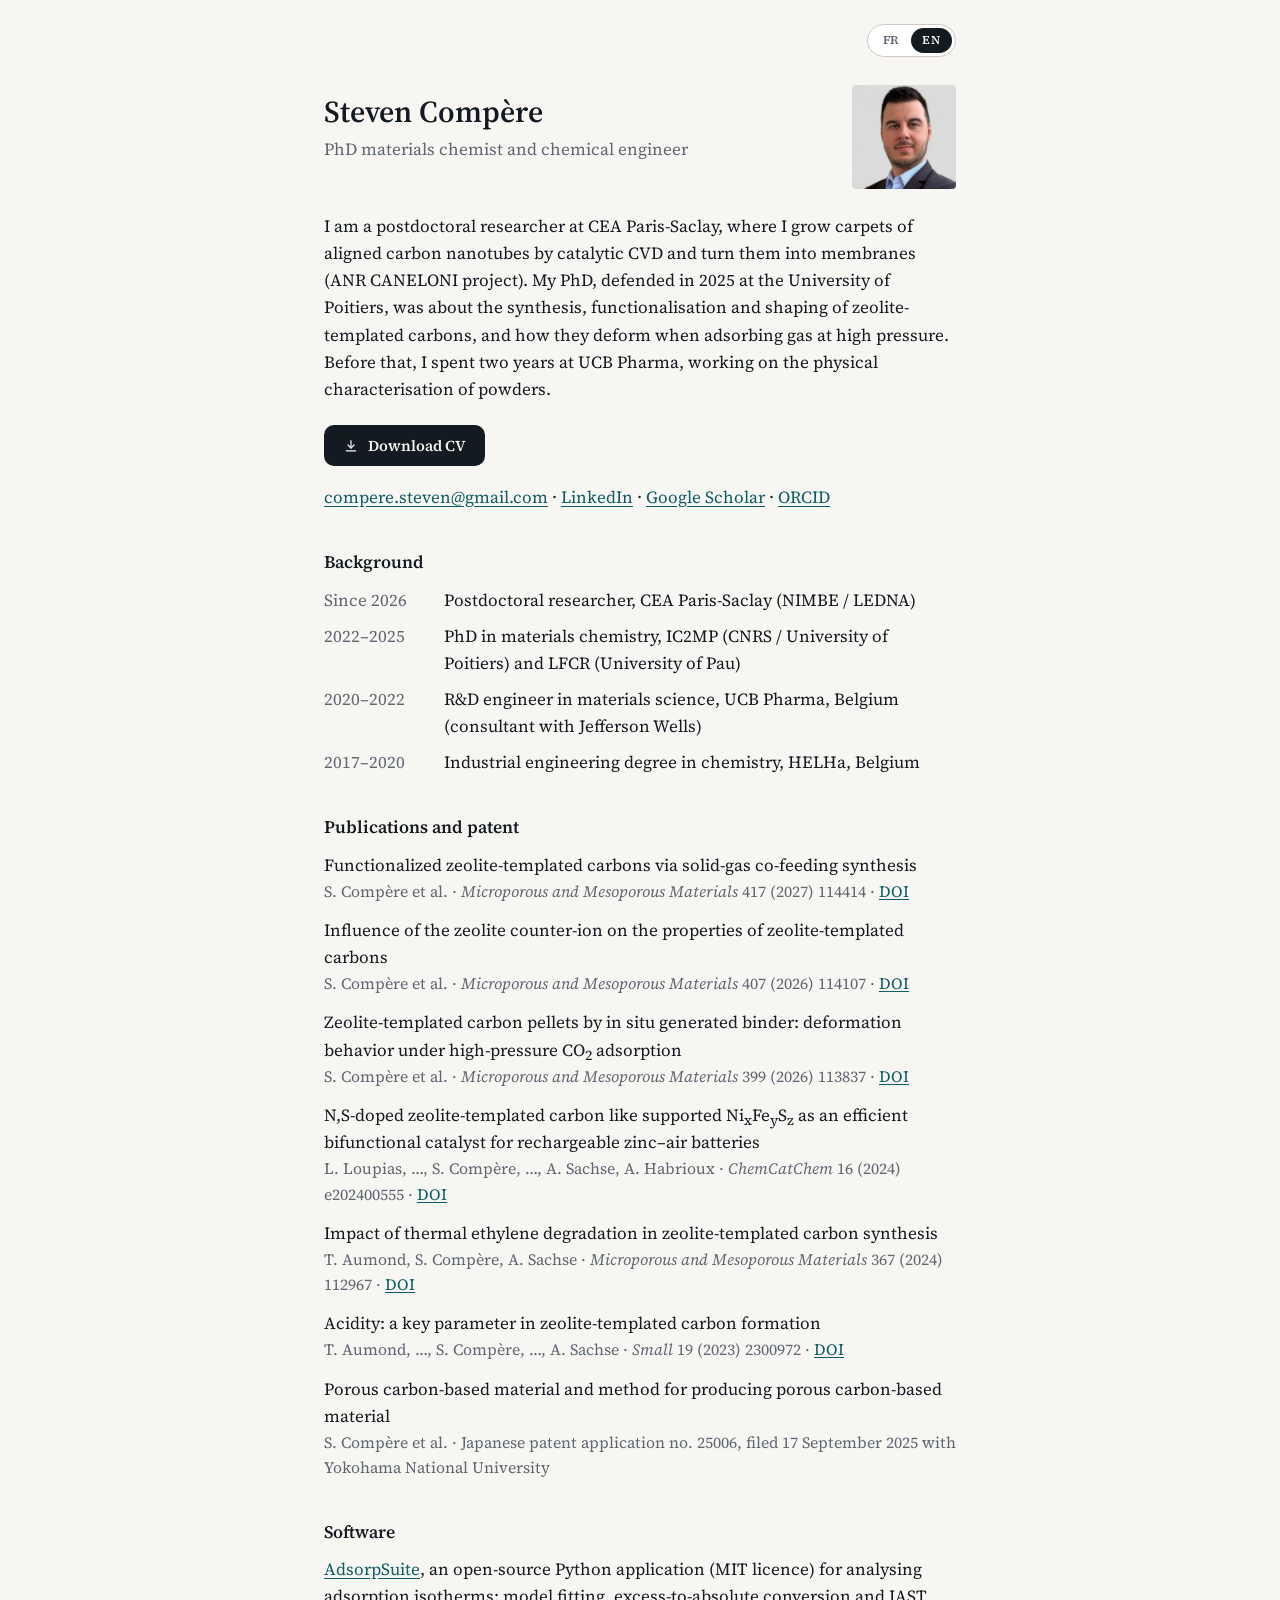
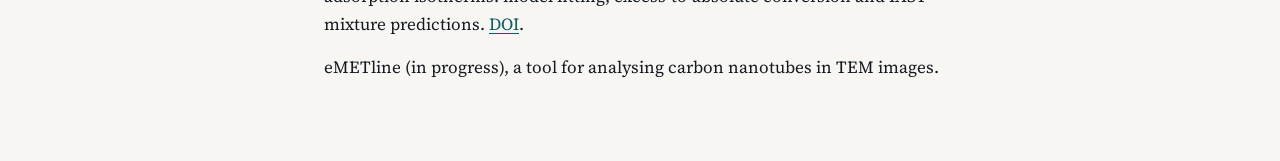
<file: index.html>
<!DOCTYPE html>
<html lang="fr">
<head>
<meta charset="utf-8">
<meta name="viewport" content="width=device-width, initial-scale=1">
<title>Steven Compère — Chimie des matériaux, nanomatériaux carbonés et CVD</title>
<meta name="description" content="Steven Compère, docteur en chimie des matériaux et ingénieur chimiste, chercheur post-doctoral au CEA Paris-Saclay : nanotubes de carbone alignés, carbones à gabarit zéolithique (ZTC), procédés CVD et adsorption de gaz.">
<meta name="author" content="Steven Compère">
<meta name="color-scheme" content="light dark">
<meta name="theme-color" content="#f7f6f2" media="(prefers-color-scheme: light)">
<meta name="theme-color" content="#0d1115" media="(prefers-color-scheme: dark)">
<link rel="canonical" href="https://stevencompere.com/">

<!-- Aperçu lors d'un partage (LinkedIn, e-mail, messageries) -->
<meta property="og:type" content="profile">
<meta property="og:site_name" content="Steven Compère">
<meta property="og:url" content="https://stevencompere.com/">
<meta property="og:title" content="Steven Compère — Chimie des matériaux, nanomatériaux carbonés et CVD">
<meta property="og:description" content="Steven Compère, docteur en chimie des matériaux et ingénieur chimiste, chercheur post-doctoral au CEA Paris-Saclay : nanotubes de carbone alignés, carbones à gabarit zéolithique (ZTC), procédés CVD et adsorption de gaz.">
<meta property="og:image" content="https://stevencompere.com/portrait.jpg">
<meta property="og:image:width" content="520">
<meta property="og:image:height" content="520">
<meta property="og:image:alt" content="Portrait de Steven Compère">
<meta property="og:locale" content="fr_FR">
<meta property="og:locale:alternate" content="en_GB">
<meta property="profile:first_name" content="Steven">
<meta property="profile:last_name" content="Compère">
<meta name="twitter:card" content="summary">

<link rel="icon" href="assets/img/favicon.svg" type="image/svg+xml">
<link rel="apple-touch-icon" href="assets/img/apple-touch-icon.png">
<link rel="stylesheet" href="assets/css/site.css?v=20261116">

<!-- Langue : ?lang=en ou ?lang=fr dans l'adresse, sinon dernier choix, sinon langue du navigateur.
     Sans JavaScript et pour les robots d'indexation, la page s'affiche en français.
     Les boutons FR / EN changent la langue sans recharger la page. -->
<script>
(function(){
  var d=document.documentElement,titles={fr:document.title,en:"Steven Compère — Materials chemistry, carbon nanomaterials and CVD"},l=null;
  function set(x,chosen){
    d.lang=x;document.title=titles[x];
    var b=document.querySelectorAll(".lang button");
    for(var i=0;i<b.length;i++)b[i].setAttribute("aria-pressed",b[i].getAttribute("data-lang")===x?"true":"false");
    if(chosen){
      try{localStorage.setItem("sc-lang",x)}catch(e){}
      try{history.replaceState(null,"","?lang="+x)}catch(e){}
    }
  }
  try{
    l=new URLSearchParams(location.search).get("lang");
    if(l==="fr"||l==="en")localStorage.setItem("sc-lang",l);else l=localStorage.getItem("sc-lang");
  }catch(e){}
  if(l!=="fr"&&l!=="en"){
    var bot=/bot|crawl|spider|slurp|lighthouse|facebookexternalhit|linkedin/i.test(navigator.userAgent);
    l=(!bot&&(navigator.language||"fr").toLowerCase().indexOf("fr")!==0)?"en":"fr";
  }
  set(l);
  document.addEventListener("DOMContentLoaded",function(){set(d.lang)});
  document.addEventListener("click",function(e){
    var b=e.target.closest&&e.target.closest(".lang button");
    if(b)set(b.getAttribute("data-lang"),true);
  });
})();
</script>

<!-- Données structurées (Google) -->
<script type="application/ld+json">
{
  "@context": "https://schema.org",
  "@type": "Person",
  "name": "Steven Compère",
  "alternateName": ["Steven Compere", "S. Compère", "S. Compere"],
  "honorificPrefix": "Dr.",
  "url": "https://stevencompere.com/",
  "image": "https://stevencompere.com/portrait.jpg",
  "email": "mailto:compere.steven@gmail.com",
  "jobTitle": "Chercheur post-doctoral en chimie des matériaux",
  "description": "Docteur en chimie des matériaux et ingénieur chimiste : nanotubes de carbone alignés, carbones à gabarit zéolithique (ZTC), procédés CVD, adsorption de gaz et caractérisation avancée.",
  "knowsAbout": ["Carbon nanotubes", "Chemical vapour deposition", "Zeolite-templated carbons", "Porous carbon materials", "Gas adsorption", "IAST", "Materials characterisation"],
  "knowsLanguage": ["fr", "en"],
  "alumniOf": [
    {"@type": "CollegeOrUniversity", "name": "Université de Poitiers"},
    {"@type": "CollegeOrUniversity", "name": "Haute École Louvain en Hainaut (HELHa)"}
  ],
  "worksFor": {"@type": "Organization", "name": "CEA Paris-Saclay", "url": "https://www.cea.fr/"},
  "sameAs": [
    "https://orcid.org/0009-0006-3474-8748",
    "https://scholar.google.com/citations?hl=fr&user=AmX65-sAAAAJ",
    "https://www.linkedin.com/in/steven-compere/",
    "https://www.researchgate.net/profile/Steven-Compere",
    "https://github.com/stevencompere"
  ]
}
</script>
</head>

<body>
<main>
  <div class="lang" role="group" aria-label="Langue / Language">
    <button type="button" data-lang="fr" aria-pressed="true">FR</button>
    <button type="button" data-lang="en" aria-pressed="false">EN</button>
  </div>

  <header>
    <img src="portrait.jpg" alt="" width="520" height="520">
    <h1>Steven Compère</h1>
    <p class="role"><span lang="fr">Docteur en chimie des matériaux et ingénieur chimiste</span><span lang="en">PhD materials chemist and chemical engineer</span></p>
  </header>

  <p lang="fr">Je suis chercheur post-doctoral au CEA Paris-Saclay, où je fais croître des tapis de nanotubes de carbone alignés par CVD catalytique pour en faire des membranes (projet ANR CANELONI). Ma thèse, soutenue en 2025 à l’Université de Poitiers, portait sur la synthèse, la fonctionnalisation et la mise en forme de carbones à gabarit zéolithique, et sur leur déformation lors de l’adsorption de gaz à haute pression. Auparavant, j’ai travaillé deux ans chez UCB Pharma, à la caractérisation physique de poudres.</p>
  <p lang="en">I am a postdoctoral researcher at CEA Paris-Saclay, where I grow carpets of aligned carbon nanotubes by catalytic CVD and turn them into membranes (ANR CANELONI project). My PhD, defended in 2025 at the University of Poitiers, was about the synthesis, functionalisation and shaping of zeolite-templated carbons, and how they deform when adsorbing gas at high pressure. Before that, I spent two years at UCB Pharma, working on the physical characterisation of powders.</p>

  <!-- Un CV par langue : le bouton affiché suit la langue de la page -->
  <p class="cv">
    <a class="btn" lang="fr" href="CV_Steven_Compere.pdf" target="_blank" rel="noopener"><svg viewBox="0 0 24 24" aria-hidden="true"><path d="M12 4v11"/><path d="m7.5 10.5 4.5 4.5 4.5-4.5"/><path d="M5 19.5h14"/></svg>Télécharger le CV</a>
    <a class="btn" lang="en" href="CV_Steven_Compere_EN.pdf" target="_blank" rel="noopener"><svg viewBox="0 0 24 24" aria-hidden="true"><path d="M12 4v11"/><path d="m7.5 10.5 4.5 4.5 4.5-4.5"/><path d="M5 19.5h14"/></svg>Download CV</a>
  </p>
  <p class="links">
    <a href="mailto:compere.steven@gmail.com">compere.steven@gmail.com</a> ·
    <a href="https://www.linkedin.com/in/steven-compere/">LinkedIn</a> ·
    <a href="https://scholar.google.com/citations?hl=fr&amp;user=AmX65-sAAAAJ">Google Scholar</a> ·
    <a href="https://orcid.org/0009-0006-3474-8748">ORCID</a>
  </p>

  <h2><span lang="fr">Parcours</span><span lang="en">Background</span></h2>
  <dl class="rows">
    <div><dt><span lang="fr">Depuis 2026</span><span lang="en">Since 2026</span></dt>
      <dd><span lang="fr">Chercheur post-doctoral, CEA Paris-Saclay (NIMBE / LEDNA)</span><span lang="en">Postdoctoral researcher, CEA Paris-Saclay (NIMBE / LEDNA)</span></dd></div>
    <div><dt>2022–2025</dt>
      <dd><span lang="fr">Doctorat en chimie des matériaux, IC2MP (CNRS / Université de Poitiers) et LFCR (Université de Pau)</span><span lang="en">PhD in materials chemistry, IC2MP (CNRS / University of Poitiers) and LFCR (University of Pau)</span></dd></div>
    <div><dt>2020–2022</dt>
      <dd><span lang="fr">Ingénieur R&amp;D en science des matériaux, UCB Pharma, Belgique (consultant Jefferson Wells)</span><span lang="en">R&amp;D engineer in materials science, UCB Pharma, Belgium (consultant with Jefferson Wells)</span></dd></div>
    <div><dt>2017–2020</dt>
      <dd><span lang="fr">Diplôme d’ingénieur industriel en chimie, HELHa, Belgique</span><span lang="en">Industrial engineering degree in chemistry, HELHa, Belgium</span></dd></div>
  </dl>

  <!-- Pour ajouter un article : copier une ligne <li>…</li> et la placer en tête de liste. -->
  <h2><span lang="fr">Publications et brevet</span><span lang="en">Publications and patent</span></h2>
  <ol class="refs">
      <li>Functionalized zeolite-templated carbons via solid-gas co-feeding synthesis<small>S. Compère et al. · <i>Microporous and Mesoporous Materials</i> 417 (2027) 114414 · <a href="https://doi.org/10.1016/j.micromeso.2026.114414">DOI</a></small></li>
      <li>Influence of the zeolite counter-ion on the properties of zeolite-templated carbons<small>S. Compère et al. · <i>Microporous and Mesoporous Materials</i> 407 (2026) 114107 · <a href="https://doi.org/10.1016/j.micromeso.2026.114107">DOI</a></small></li>
      <li>Zeolite-templated carbon pellets by in situ generated binder: deformation behavior under high-pressure CO<sub>2</sub> adsorption<small>S. Compère et al. · <i>Microporous and Mesoporous Materials</i> 399 (2026) 113837 · <a href="https://doi.org/10.1016/j.micromeso.2025.113837">DOI</a></small></li>
      <li>N,S-doped zeolite-templated carbon like supported Ni<sub>x</sub>Fe<sub>y</sub>S<sub>z</sub> as an efficient bifunctional catalyst for rechargeable zinc–air batteries<small>L. Loupias, …, S. Compère, …, A. Sachse, A. Habrioux · <i>ChemCatChem</i> 16 (2024) e202400555 · <a href="https://doi.org/10.1002/cctc.202400555">DOI</a></small></li>
      <li>Impact of thermal ethylene degradation in zeolite-templated carbon synthesis<small>T. Aumond, S. Compère, A. Sachse · <i>Microporous and Mesoporous Materials</i> 367 (2024) 112967 · <a href="https://doi.org/10.1016/j.micromeso.2023.112967">DOI</a></small></li>
      <li>Acidity: a key parameter in zeolite-templated carbon formation<small>T. Aumond, …, S. Compère, …, A. Sachse · <i>Small</i> 19 (2023) 2300972 · <a href="https://doi.org/10.1002/smll.202300972">DOI</a></small></li>
      <li>Porous carbon-based material and method for producing porous carbon-based material<small>S. Compère et al. · <span lang="fr">Demande de brevet japonais n°&nbsp;25006, déposée le 17&nbsp;septembre&nbsp;2025 avec l’Université nationale de Yokohama</span><span lang="en">Japanese patent application no.&nbsp;25006, filed 17&nbsp;September&nbsp;2025 with Yokohama National University</span></small></li>
  </ol>

  <h2><span lang="fr">Logiciels</span><span lang="en">Software</span></h2>
  <p>
    <span lang="fr"><a href="https://github.com/stevencompere/AdsorpSuite">AdsorpSuite</a>, application Python libre (licence MIT) pour l’analyse d’isothermes d’adsorption&nbsp;: ajustement de modèles, conversion excès–absolu et mélanges par IAST. <a href="https://doi.org/10.5281/zenodo.22011513">DOI</a>.</span>
    <span lang="en"><a href="https://github.com/stevencompere/AdsorpSuite">AdsorpSuite</a>, an open-source Python application (MIT licence) for analysing adsorption isotherms: model fitting, excess-to-absolute conversion and IAST mixture predictions. <a href="https://doi.org/10.5281/zenodo.22011513">DOI</a>.</span>
  </p>
  <p>
    <span lang="fr">eMETline (en cours), analyseur de nanotubes de carbone sur images MET.</span>
    <span lang="en">eMETline (in progress), a tool for analysing carbon nanotubes in TEM images.</span>
  </p>
</main>
</body>
</html>
</file>
<file: assets/css/site.css>
/* stevencompere.com — une colonne, une police, pas d'effets.
   Couleurs : modifier les variables ci-dessous (mode clair, puis mode sombre). */
@font-face{font-family:"Source Serif 4";src:url("../fonts/source-serif-4-latin-opsz-normal.woff2") format("woff2");font-weight:200 900;font-style:normal;font-display:swap}
@font-face{font-family:"Source Serif 4";src:url("../fonts/source-serif-4-latin-wght-italic.woff2") format("woff2");font-weight:200 900;font-style:italic;font-display:swap}
:root{--bg:#f7f6f2;--surface:#fff;--line:#cfcbc1;--text:#141a21;--muted:#5f6772;--link:#0d5c66}
@media (prefers-color-scheme:dark){:root{--bg:#0d1115;--surface:#141a20;--line:#323b46;--text:#e7eaee;--muted:#929ba6;--link:#6fc2c8}}

*{box-sizing:border-box}
html{-webkit-text-size-adjust:100%;text-size-adjust:100%}
body{margin:0;background:var(--bg);color:var(--text);font:1.0625rem/1.6 "Source Serif 4",Georgia,"Times New Roman",serif}
main{max-width:42rem;margin:0 auto;padding:1.5rem 1.25rem 4rem}
a{color:var(--link);text-underline-offset:.15em}
p{margin:0 0 1rem}
sub{line-height:0}

/* Deux langues côte à côte dans la page : seule celle de <html lang="…"> s'affiche. */
html:not([lang="en"]) [lang="en"],html[lang="en"] [lang="fr"]{display:none}

/* Bouton FR / EN : la langue active est celle de <html lang="…"> */
.lang{display:flex;width:max-content;margin:0 0 1.75rem auto;padding:3px;border:1px solid var(--line);border-radius:999px;background:var(--surface)}
.lang button{padding:.4rem .7rem;border:0;border-radius:999px;background:transparent;color:var(--muted);font:inherit;font-size:.75rem;font-weight:600;line-height:1;letter-spacing:.06em;cursor:pointer}
html:not([lang="en"]) .lang [data-lang="fr"],html[lang="en"] .lang [data-lang="en"]{background:var(--text);color:var(--bg)}
header{display:flow-root;margin-bottom:1.5rem}
header img{float:right;width:6.5rem;height:6.5rem;margin-left:1.25rem;border-radius:4px;object-fit:cover}
h1{margin:.6rem 0 0;font-size:1.9rem;line-height:1.2;font-weight:600}
.role{margin:.35rem 0 0;color:var(--muted)}
h2{margin:2.5rem 0 .8rem;font-size:1.1rem;line-height:1.3;font-weight:600}

.cv{margin:1.4rem 0 1.1rem}
.btn{display:inline-flex;align-items:center;gap:.55rem;padding:.7rem 1.2rem;border-radius:10px;background:var(--text);color:var(--bg);font-size:.95rem;font-weight:600;line-height:1.2;text-decoration:none}
.btn:hover{background:var(--link)}
.btn svg{width:1.05em;height:1.05em;flex:none;fill:none;stroke:currentColor;stroke-width:1.8;stroke-linecap:round;stroke-linejoin:round}

.rows{margin:0}
.rows div{display:grid;grid-template-columns:6.5rem 1fr;gap:0 1rem;margin-bottom:.55rem}
.rows dt{color:var(--muted);font-variant-numeric:tabular-nums}
.rows dd{margin:0}
.refs{margin:0;padding:0;list-style:none}
.refs li{margin-bottom:.8rem}
.refs small{display:block;font-size:.93em;color:var(--muted)}

@media (max-width:30rem){
  h1{font-size:1.6rem}
  header img{width:5rem;height:5rem}
  .rows div{grid-template-columns:1fr}
}
@media print{
  body{font-size:11pt}
  .lang,.cv{display:none}
  a{color:inherit;text-decoration:none}
}
</file>
